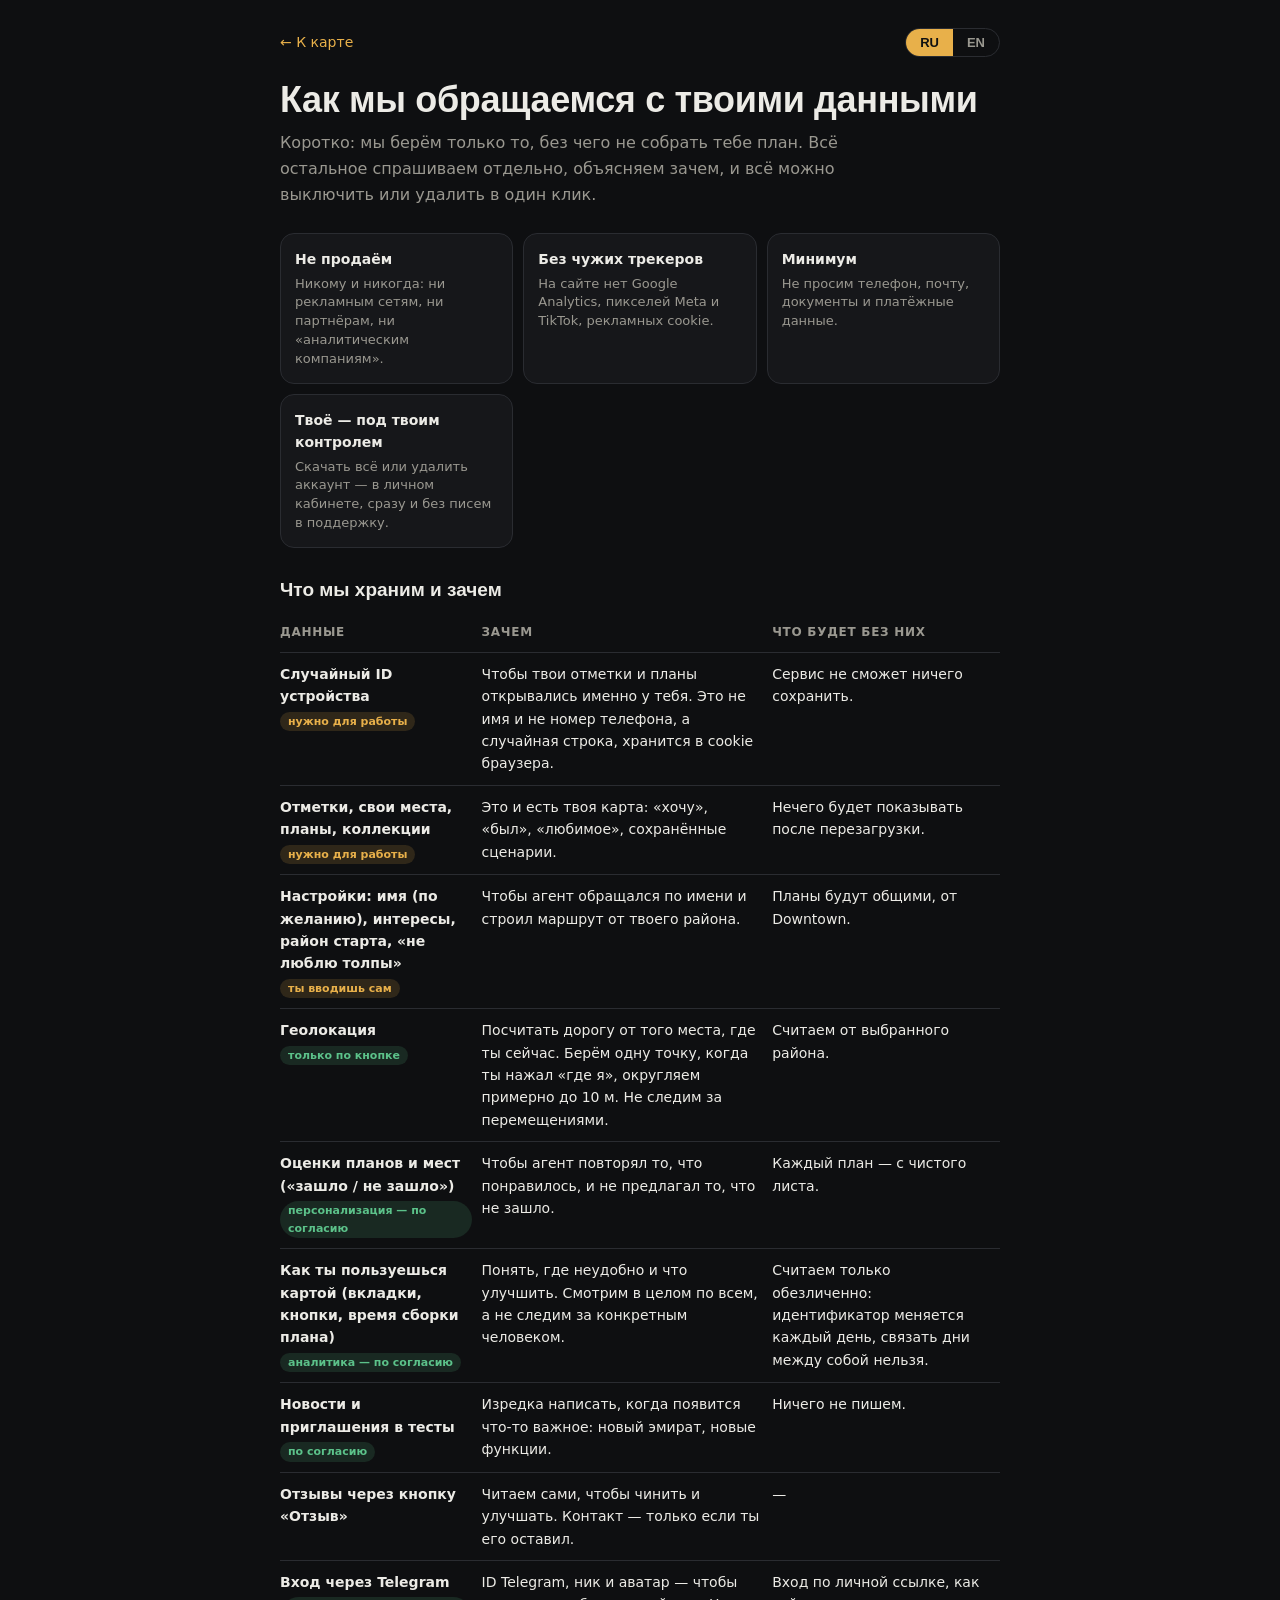
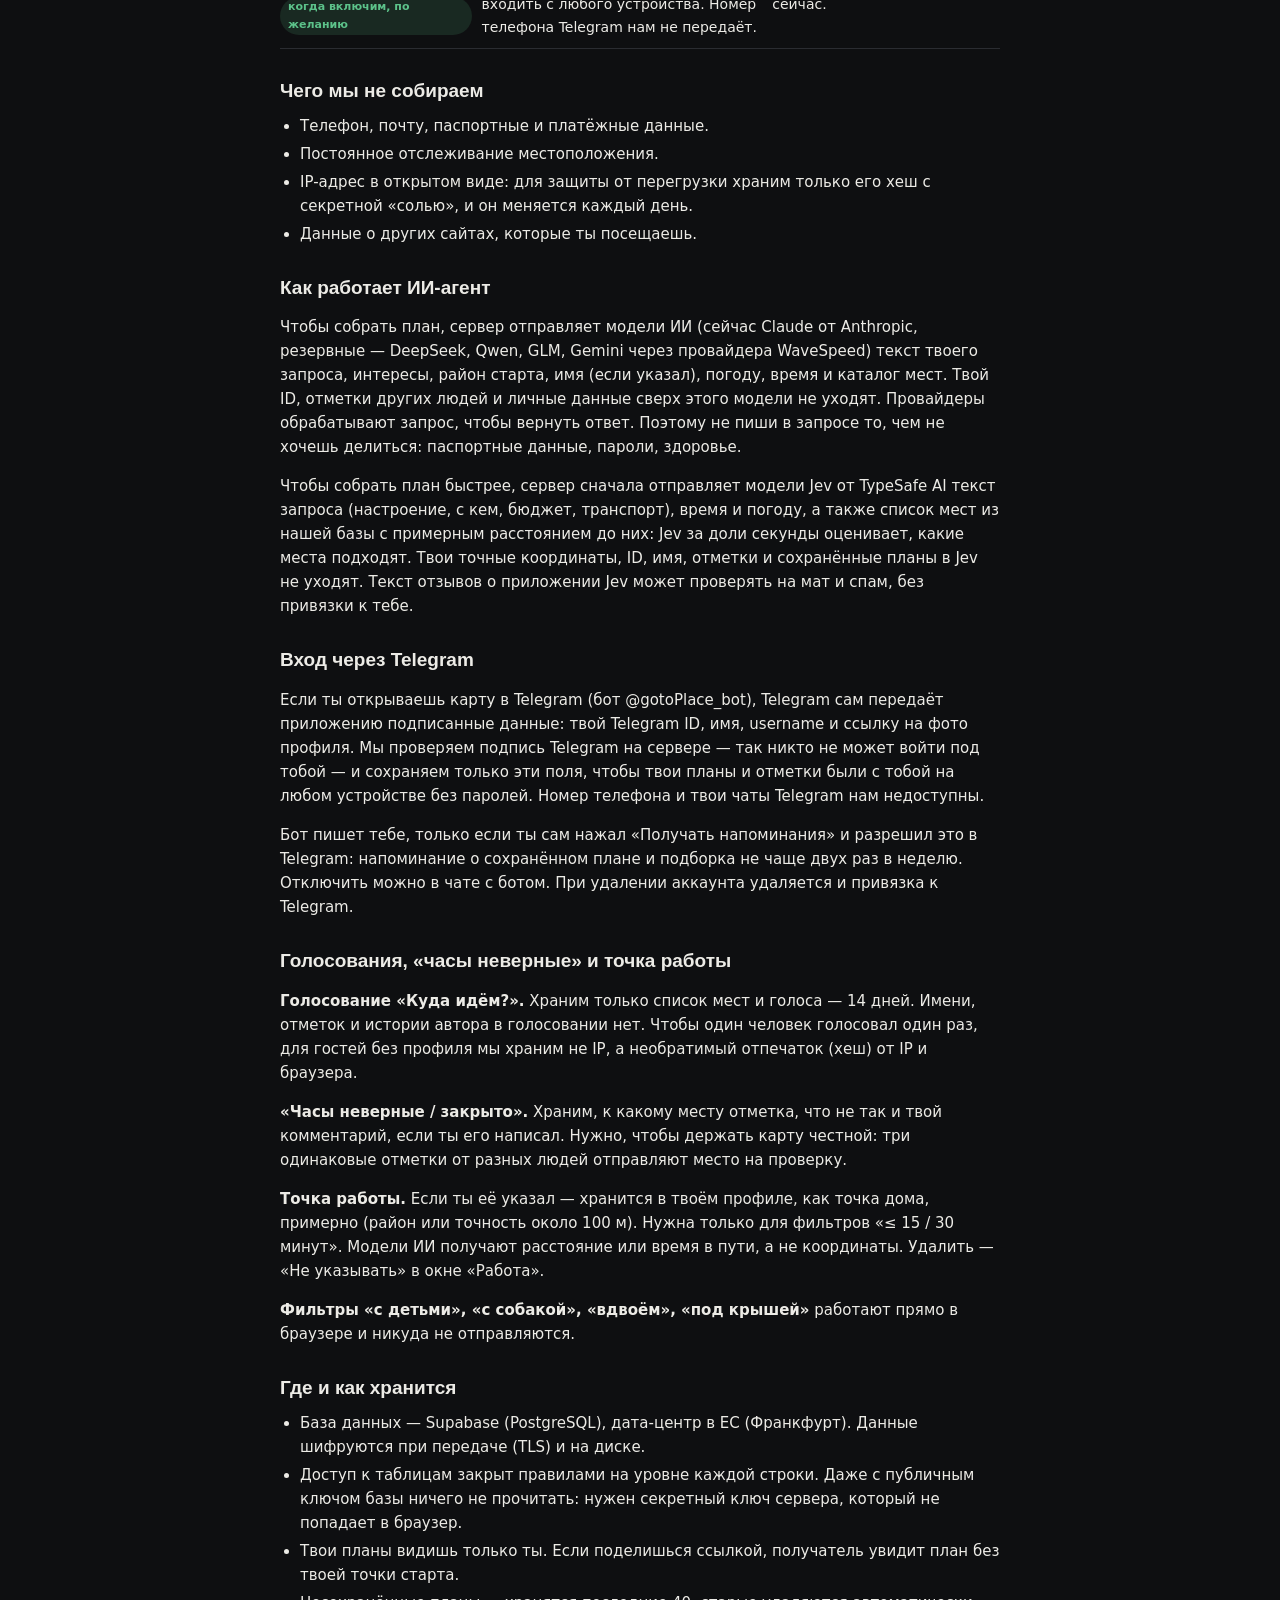
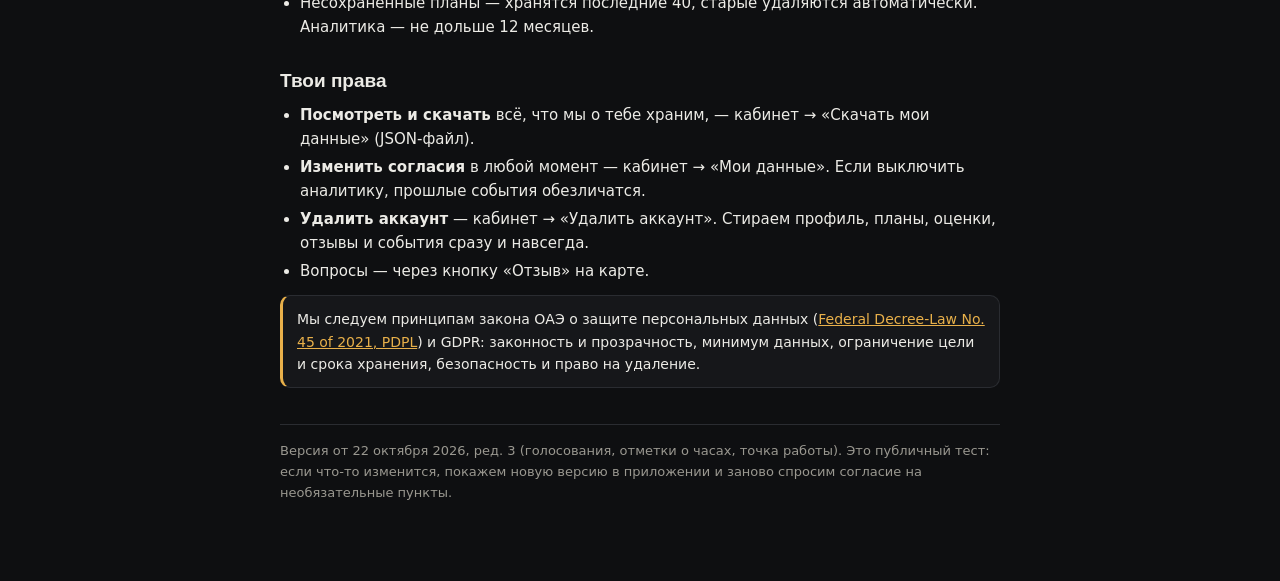
<file: privacy.html>
<!doctype html>
<html lang="ru">
<head>
<meta charset="utf-8">
<meta name="viewport" content="width=device-width,initial-scale=1">
<title>Как мы обращаемся с данными — Моя карта</title>
<meta name="description" content="Что собирает «Моя карта», зачем, где хранится и как всё удалить.">
<link href="https://api.fontshare.com/v2/css?f[]=satoshi@400,500,700&f[]=clash-display@500,600&display=swap" rel="stylesheet">
<style>
:root{--bg:#0e0f11;--panel:#16171a;--line:#2a2c31;--text:#ecebe6;--mute:#9a9890;--gold:#e8b04a;--ok:#5cc28a}
*{box-sizing:border-box}html,body{margin:0;background:var(--bg);color:var(--text);font:15px/1.6 Satoshi,system-ui,sans-serif}
main{max-width:760px;margin:0 auto;padding:28px 20px 64px}
a{color:var(--gold)}
.top{display:flex;justify-content:space-between;align-items:center;gap:12px;margin-bottom:22px}
.back{font-size:14px;text-decoration:none}
.lang{display:flex;border:1px solid var(--line);border-radius:999px;overflow:hidden}
.lang button{background:none;border:0;color:var(--mute);padding:6px 14px;font:600 13px Satoshi,sans-serif;cursor:pointer}
.lang button.on{background:var(--gold);color:#111}
h1{font:600 clamp(26px,5vw,36px)/1.15 'Clash Display',Satoshi,sans-serif;margin:0 0 10px;letter-spacing:-.01em}
.lead{color:var(--mute);font-size:16px;margin:0 0 26px;max-width:62ch}
.pledge{display:grid;grid-template-columns:repeat(auto-fit,minmax(200px,1fr));gap:10px;margin:0 0 30px}
.pledge div{background:var(--panel);border:1px solid var(--line);border-radius:14px;padding:14px}
.pledge b{display:block;font-size:14px;margin-bottom:4px}.pledge span{color:var(--mute);font-size:13px;line-height:1.45;display:block}
h2{font:600 19px/1.3 'Clash Display',Satoshi,sans-serif;margin:30px 0 10px}
table{width:100%;border-collapse:collapse;font-size:14px;margin:6px 0 4px}
th,td{text-align:left;vertical-align:top;padding:10px 10px 10px 0;border-bottom:1px solid var(--line)}
th{color:var(--mute);font-weight:600;font-size:12px;text-transform:uppercase;letter-spacing:.06em}
td:first-child{font-weight:600;width:28%}
.tag{display:inline-block;font-size:11px;font-weight:700;padding:1px 8px;border-radius:999px;margin-top:4px}
.req{background:rgba(232,176,74,.15);color:var(--gold)}.opt{background:rgba(92,194,138,.14);color:var(--ok)}
ul{padding-left:20px;margin:6px 0}li{margin:4px 0}
.note{background:var(--panel);border:1px solid var(--line);border-left:3px solid var(--gold);border-radius:10px;padding:12px 14px;font-size:14px;color:var(--text);margin:12px 0}
.fine{color:var(--mute);font-size:13px;margin-top:36px;border-top:1px solid var(--line);padding-top:16px}
[data-l]{display:none}html[lang=ru] [data-l=ru],html[lang=en] [data-l=en]{display:block}
html[lang=ru] span[data-l=ru],html[lang=en] span[data-l=en]{display:inline}
@media (max-width:560px){td:first-child{width:auto}table,tbody,tr,td{display:block}th{display:none}td{border:0;padding:4px 0}tr{border-bottom:1px solid var(--line);padding:8px 0}}
</style>
</head>
<body>
<main>
<div class="top">
  <a class="back" href="./"><span data-l="ru">← К карте</span><span data-l="en">← Back to the map</span></a>
  <div class="lang" role="group" aria-label="Language"><button data-set="ru">RU</button><button data-set="en">EN</button></div>
</div>

<!-- ===================== RU ===================== -->
<section data-l="ru">
<h1>Как мы обращаемся с твоими данными</h1>
<p class="lead">Коротко: мы берём только то, без чего не собрать тебе план. Всё остальное спрашиваем отдельно, объясняем зачем, и всё можно выключить или удалить в один клик.</p>

<div class="pledge">
  <div><b>Не продаём</b><span>Никому и никогда: ни рекламным сетям, ни партнёрам, ни «аналитическим компаниям».</span></div>
  <div><b>Без чужих трекеров</b><span>На сайте нет Google Analytics, пикселей Meta и TikTok, рекламных cookie.</span></div>
  <div><b>Минимум</b><span>Не просим телефон, почту, документы и платёжные данные.</span></div>
  <div><b>Твоё — под твоим контролем</b><span>Скачать всё или удалить аккаунт — в личном кабинете, сразу и без писем в поддержку.</span></div>
</div>

<h2>Что мы храним и зачем</h2>
<table>
<tr><th>Данные</th><th>Зачем</th><th>Что будет без них</th></tr>
<tr><td>Случайный ID устройства<br><span class="tag req">нужно для работы</span></td><td>Чтобы твои отметки и планы открывались именно у тебя. Это не имя и не номер телефона, а случайная строка, хранится в cookie браузера.</td><td>Сервис не сможет ничего сохранить.</td></tr>
<tr><td>Отметки, свои места, планы, коллекции<br><span class="tag req">нужно для работы</span></td><td>Это и есть твоя карта: «хочу», «был», «любимое», сохранённые сценарии.</td><td>Нечего будет показывать после перезагрузки.</td></tr>
<tr><td>Настройки: имя (по желанию), интересы, район старта, «не люблю толпы»<br><span class="tag req">ты вводишь сам</span></td><td>Чтобы агент обращался по имени и строил маршрут от твоего района.</td><td>Планы будут общими, от Downtown.</td></tr>
<tr><td>Геолокация<br><span class="tag opt">только по кнопке</span></td><td>Посчитать дорогу от того места, где ты сейчас. Берём одну точку, когда ты нажал «где я», округляем примерно до 10 м. Не следим за перемещениями.</td><td>Считаем от выбранного района.</td></tr>
<tr><td>Оценки планов и мест («зашло / не зашло»)<br><span class="tag opt">персонализация — по согласию</span></td><td>Чтобы агент повторял то, что понравилось, и не предлагал то, что не зашло.</td><td>Каждый план — с чистого листа.</td></tr>
<tr><td>Как ты пользуешься картой (вкладки, кнопки, время сборки плана)<br><span class="tag opt">аналитика — по согласию</span></td><td>Понять, где неудобно и что улучшить. Смотрим в целом по всем, а не следим за конкретным человеком.</td><td>Считаем только обезличенно: идентификатор меняется каждый день, связать дни между собой нельзя.</td></tr>
<tr><td>Новости и приглашения в тесты<br><span class="tag opt">по согласию</span></td><td>Изредка написать, когда появится что-то важное: новый эмират, новые функции.</td><td>Ничего не пишем.</td></tr>
<tr><td>Отзывы через кнопку «Отзыв»</td><td>Читаем сами, чтобы чинить и улучшать. Контакт — только если ты его оставил.</td><td>—</td></tr>
<tr><td>Вход через Telegram<br><span class="tag opt">когда включим, по желанию</span></td><td>ID Telegram, ник и аватар — чтобы входить с любого устройства. Номер телефона Telegram нам не передаёт.</td><td>Вход по личной ссылке, как сейчас.</td></tr>
</table>

<h2>Чего мы не собираем</h2>
<ul>
<li>Телефон, почту, паспортные и платёжные данные.</li>
<li>Постоянное отслеживание местоположения.</li>
<li>IP-адрес в открытом виде: для защиты от перегрузки храним только его хеш с секретной «солью», и он меняется каждый день.</li>
<li>Данные о других сайтах, которые ты посещаешь.</li>
</ul>

<h2>Как работает ИИ-агент</h2>
<p>Чтобы собрать план, сервер отправляет модели ИИ (сейчас Claude от Anthropic, резервные — DeepSeek, Qwen, GLM, Gemini через провайдера WaveSpeed) текст твоего запроса, интересы, район старта, имя (если указал), погоду, время и каталог мест. Твой ID, отметки других людей и личные данные сверх этого модели не уходят. Провайдеры обрабатывают запрос, чтобы вернуть ответ. Поэтому не пиши в запросе то, чем не хочешь делиться: паспортные данные, пароли, здоровье.</p>

<p>Чтобы собрать план быстрее, сервер сначала отправляет модели Jev от TypeSafe AI текст запроса (настроение, с кем, бюджет, транспорт), время и погоду, а также список мест из нашей базы с примерным расстоянием до них: Jev за доли секунды оценивает, какие места подходят. Твои точные координаты, ID, имя, отметки и сохранённые планы в Jev не уходят. Текст отзывов о приложении Jev может проверять на мат и спам, без привязки к тебе.</p>

<h2>Вход через Telegram</h2>
<p>Если ты открываешь карту в Telegram (бот @gotoPlace_bot), Telegram сам передаёт приложению подписанные данные: твой Telegram ID, имя, username и ссылку на фото профиля. Мы проверяем подпись Telegram на сервере — так никто не может войти под тобой — и сохраняем только эти поля, чтобы твои планы и отметки были с тобой на любом устройстве без паролей. Номер телефона и твои чаты Telegram нам недоступны.</p>
<p>Бот пишет тебе, только если ты сам нажал «Получать напоминания» и разрешил это в Telegram: напоминание о сохранённом плане и подборка не чаще двух раз в неделю. Отключить можно в чате с ботом. При удалении аккаунта удаляется и привязка к Telegram.</p>

<h2>Голосования, «часы неверные» и точка работы</h2>
<p><b>Голосование «Куда идём?».</b> Храним только список мест и голоса — 14 дней. Имени, отметок и истории автора в голосовании нет. Чтобы один человек голосовал один раз, для гостей без профиля мы храним не IP, а необратимый отпечаток (хеш) от IP и браузера.</p>
<p><b>«Часы неверные / закрыто».</b> Храним, к какому месту отметка, что не так и твой комментарий, если ты его написал. Нужно, чтобы держать карту честной: три одинаковые отметки от разных людей отправляют место на проверку.</p>
<p><b>Точка работы.</b> Если ты её указал — хранится в твоём профиле, как точка дома, примерно (район или точность около 100 м). Нужна только для фильтров «≤ 15 / 30 минут». Модели ИИ получают расстояние или время в пути, а не координаты. Удалить — «Не указывать» в окне «Работа».</p>
<p><b>Фильтры «с детьми», «с собакой», «вдвоём», «под крышей»</b> работают прямо в браузере и никуда не отправляются.</p>
<h2>Где и как хранится</h2>
<ul>
<li>База данных — Supabase (PostgreSQL), дата-центр в ЕС (Франкфурт). Данные шифруются при передаче (TLS) и на диске.</li>
<li>Доступ к таблицам закрыт правилами на уровне каждой строки. Даже с публичным ключом базы ничего не прочитать: нужен секретный ключ сервера, который не попадает в браузер.</li>
<li>Твои планы видишь только ты. Если поделишься ссылкой, получатель увидит план без твоей точки старта.</li>
<li>Несохранённые планы — хранятся последние 40, старые удаляются автоматически. Аналитика — не дольше 12 месяцев.</li>
</ul>

<h2>Твои права</h2>
<ul>
<li><b>Посмотреть и скачать</b> всё, что мы о тебе храним, — кабинет → «Скачать мои данные» (JSON-файл).</li>
<li><b>Изменить согласия</b> в любой момент — кабинет → «Мои данные». Если выключить аналитику, прошлые события обезличатся.</li>
<li><b>Удалить аккаунт</b> — кабинет → «Удалить аккаунт». Стираем профиль, планы, оценки, отзывы и события сразу и навсегда.</li>
<li>Вопросы — через кнопку «Отзыв» на карте.</li>
</ul>

<div class="note">Мы следуем принципам закона ОАЭ о защите персональных данных (<a href="https://u.ae/en/about-the-uae/digital-uae/data/data-protection-laws" target="_blank" rel="noopener">Federal Decree-Law No. 45 of 2021, PDPL</a>) и GDPR: законность и прозрачность, минимум данных, ограничение цели и срока хранения, безопасность и право на удаление.</div>

<p class="fine">Версия от 22 октября 2026, ред. 3 (голосования, отметки о часах, точка работы). Это публичный тест: если что-то изменится, покажем новую версию в приложении и заново спросим согласие на необязательные пункты.</p>
</section>

<!-- ===================== EN ===================== -->
<section data-l="en">
<h1>How we handle your data</h1>
<p class="lead">In short: we keep only what we need to build your plans. Everything else is opt-in, explained, and can be switched off or deleted in one click.</p>

<div class="pledge">
  <div><b>We don't sell data</b><span>Not to ad networks, partners or "analytics companies". Ever.</span></div>
  <div><b>No third-party trackers</b><span>No Google Analytics, no Meta or TikTok pixels, no advertising cookies.</span></div>
  <div><b>Bare minimum</b><span>We don't ask for your phone, email, documents or payment details.</span></div>
  <div><b>You're in control</b><span>Download everything or delete your account from your profile, instantly.</span></div>
</div>

<h2>What we store and why</h2>
<table>
<tr><th>Data</th><th>Why</th><th>Without it</th></tr>
<tr><td>Random device ID<br><span class="tag req">required</span></td><td>So your marks and plans open for you. It's a random string in a browser cookie, not your name or number.</td><td>Nothing can be saved.</td></tr>
<tr><td>Marks, your own places, plans, collections<br><span class="tag req">required</span></td><td>That's your map: "want", "been", "favourite" and saved plans.</td><td>Nothing to show after a reload.</td></tr>
<tr><td>Settings: name (optional), interests, start area, "avoid crowds"<br><span class="tag req">entered by you</span></td><td>So the agent addresses you by name and plans routes from your area.</td><td>Generic plans from Downtown.</td></tr>
<tr><td>Location<br><span class="tag opt">only on tap</span></td><td>Count travel time from where you are. One point when you tap "where am I", rounded to ~10 m. No tracking.</td><td>We use your chosen area.</td></tr>
<tr><td>Plan and place ratings<br><span class="tag opt">personalisation — opt-in</span></td><td>So the agent repeats what you liked and avoids what you didn't.</td><td>Every plan starts from scratch.</td></tr>
<tr><td>How you use the app (tabs, buttons, plan build time)<br><span class="tag opt">analytics — opt-in</span></td><td>To see what's inconvenient and improve it, looking at totals rather than individuals.</td><td>Only anonymous counts: the ID rotates daily and days can't be linked.</td></tr>
<tr><td>News and test invites<br><span class="tag opt">opt-in</span></td><td>A rare message when something important ships.</td><td>We never write.</td></tr>
<tr><td>Feedback via the "Feedback" button</td><td>We read it to fix and improve things. Contact only if you leave one.</td><td>—</td></tr>
<tr><td>Telegram login<br><span class="tag opt">coming soon, optional</span></td><td>Telegram ID, username and photo, so you can sign in on any device. Telegram does not share your phone number.</td><td>Personal sign-in link, as today.</td></tr>
</table>

<h2>What we don't collect</h2>
<ul>
<li>Phone, email, ID or payment data.</li>
<li>Continuous location tracking.</li>
<li>Plain IP addresses: for abuse protection we keep only a salted hash that rotates daily.</li>
<li>Your activity on other websites.</li>
</ul>

<h2>How the AI agent works</h2>
<p>To build a plan, our server sends the AI model (currently Anthropic's Claude; fallbacks DeepSeek, Qwen, GLM and Gemini via WaveSpeed) your request text, interests, start area, name (if given), weather, time and the place catalogue. Your ID and other people's data are not sent. Providers process the request to return an answer, so please don't put anything sensitive in it: IDs, passwords, health details.</p>

<p>To build plans faster, our server first sends the Jev model by TypeSafe AI your request text (mood, company, budget, transport), the time and weather, plus a list of places from our catalogue with approximate distances; Jev scores in a fraction of a second which places fit. Your exact location, ID, name, marks and saved plans are not sent to Jev. Jev may also check app feedback text for profanity and spam, without linking it to you.</p>

<h2>Signing in with Telegram</h2>
<p>If you open the map in Telegram (bot @gotoPlace_bot), Telegram passes signed data to the app: your Telegram ID, name, username and profile photo link. We verify Telegram's signature on our server, so nobody can sign in as you, and store only these fields so your plans and marks follow you on any device without passwords. We never get your phone number or your Telegram chats.</p>
<p>The bot only messages you if you tap “Get reminders” and allow it in Telegram: a reminder about a saved plan and picks no more than twice a week. Turn it off in the bot chat. Deleting your account also removes the Telegram link.</p>

<h2>Votes, "wrong hours" and work location</h2>
<p><b>"Where are we going?" votes.</b> We store only the list of places and the votes, for 14 days. The author's name, marks and history are not part of a vote. To keep it one vote per person, for guests without a profile we store an irreversible hash of IP and browser, not the IP itself.</p>
<p><b>"Wrong hours / closed".</b> We store which place, what's wrong and your comment if you wrote one. Three matching reports from different people send the place for review.</p>
<p><b>Work location.</b> If you set it, it's stored in your profile like your home point, approximately (district or ~100 m). Used only for the "≤ 15 / 30 min" filters. AI models get distances or travel times, not coordinates. Remove it with "Don't set" in the Work dialog.</p>
<p><b>Filters "with kids", "with dog", "for two", "indoors"</b> run in your browser and are not sent anywhere.</p>
<h2>Where and how it's stored</h2>
<ul>
<li>Database: Supabase (PostgreSQL) in the EU (Frankfurt). Encrypted in transit (TLS) and at rest.</li>
<li>Row-level security on every table. The public database key alone can't read anything; a server-only secret is required and never reaches the browser.</li>
<li>Only you see your plans. A shared link shows the plan without your starting point.</li>
<li>Unsaved plans: the latest 40 are kept, older ones are removed automatically. Analytics: at most 12 months.</li>
</ul>

<h2>Your rights</h2>
<ul>
<li><b>Access and download</b> everything we store: Profile → "Download my data" (JSON).</li>
<li><b>Change consents</b> any time: Profile → "My data". Turning analytics off anonymises past events.</li>
<li><b>Delete your account</b>: Profile → "Delete account". Profile, plans, ratings, feedback and events are erased immediately.</li>
<li>Questions: use the "Feedback" button on the map.</li>
</ul>

<div class="note">We follow the principles of the UAE Personal Data Protection Law (<a href="https://u.ae/en/about-the-uae/digital-uae/data/data-protection-laws" target="_blank" rel="noopener">Federal Decree-Law No. 45 of 2021, PDPL</a>) and the GDPR: lawfulness and transparency, data minimisation, purpose and storage limitation, security and the right to erasure.</div>

<p class="fine">Version of 22 October 2026, rev. 3 (votes, hours reports, work location). This is a public beta: if anything changes we'll show the new version in the app and ask again for optional consents.</p>
</section>
</main>
<script>
(function(){var q=new URLSearchParams(location.search).get('lang');var l=q||(function(){var m=document.cookie.match(/(?:^|; )dm_lang=([^;]*)/);return m?m[1]:null})()||'ru';
function set(x){document.documentElement.lang=x;document.querySelectorAll('.lang button').forEach(function(b){b.classList.toggle('on',b.dataset.set===x)});document.title=x==='ru'?'Как мы обращаемся с данными — Моя карта':'How we handle your data — My Map';document.cookie='dm_lang='+x+';path=/;max-age=31536000;samesite=lax';}
set(l==='en'?'en':'ru');document.querySelectorAll('.lang button').forEach(function(b){b.onclick=function(){set(b.dataset.set)}});})();
</script>
</body>
</html>
</file>
